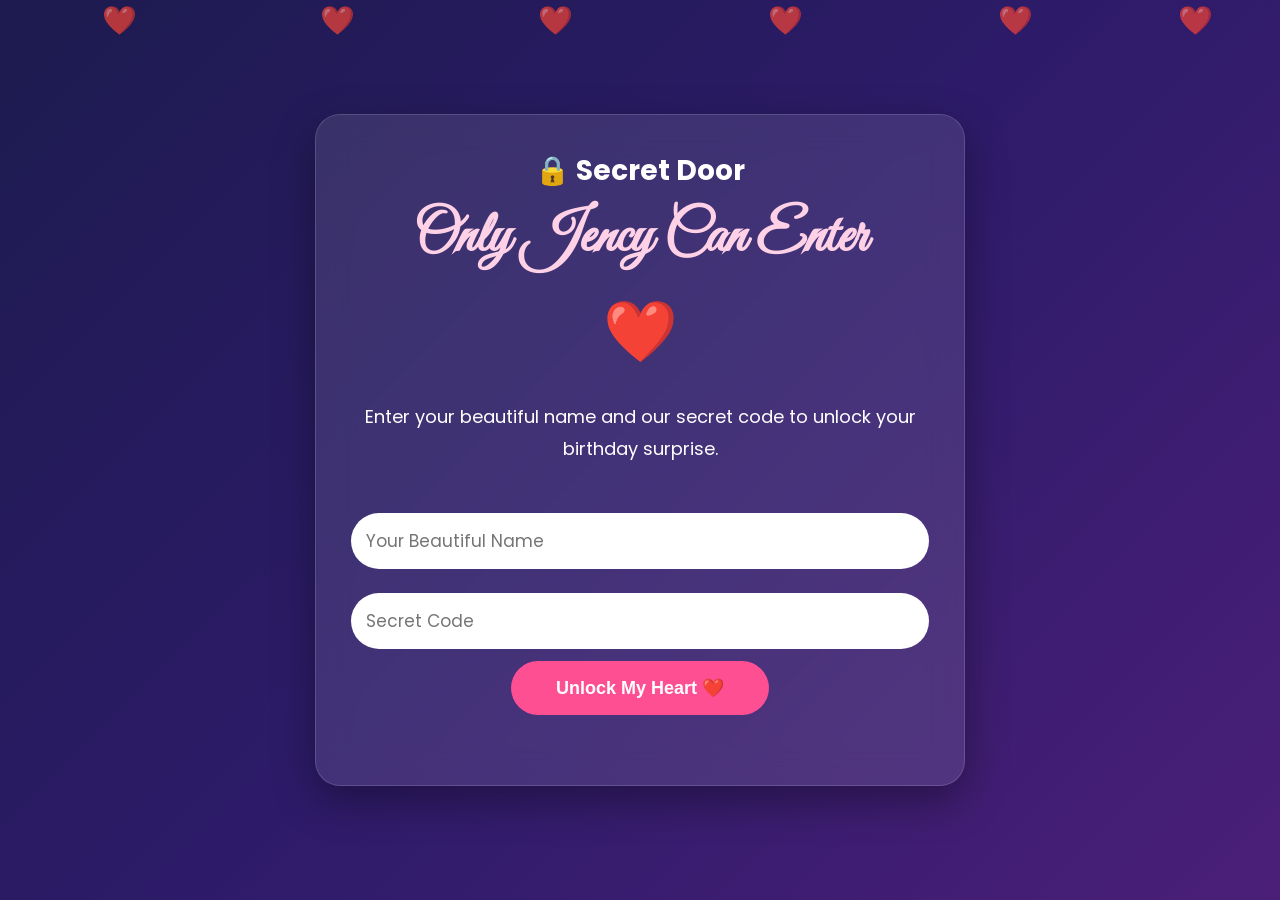
<file: index.html>
<!DOCTYPE html>
<html lang="en">

<head>
	<meta name="viewport" content="width=device-width, initial-scale=1.0">

<meta charset="UTF-8">
<meta name="viewport" content="width=device-width, initial-scale=1.0">

<title>Secret Door ❤️</title>

<link rel="stylesheet" href="style.css">
<link href="https://fonts.googleapis.com/css2?family=Poppins:wght@300;400;600&family=Great+Vibes&display=swap" rel="stylesheet">

</head>

<body>

<!-- Floating Hearts -->

<div class="hearts">

<span>❤️</span>
<span>❤️</span>
<span>❤️</span>
<span>❤️</span>
<span>❤️</span>
<span>❤️</span>

</div>

<div class="card login-card">

<h3>🔒 Secret Door</h3>

<h1>Only Jency Can Enter</h1>

<div class="big-heart">❤️</div>

<p>

Enter your beautiful name and our secret code
to unlock your birthday surprise.

</p>

<input
type="text"
id="name"
placeholder="Your Beautiful Name">

<input
type="password"
id="password"
placeholder="Secret Code">

<button onclick="login()">

Unlock My Heart ❤️

</button>

<p id="error"></p>

</div>

<script src="script.js"></script>
</body>

</html>
</file>
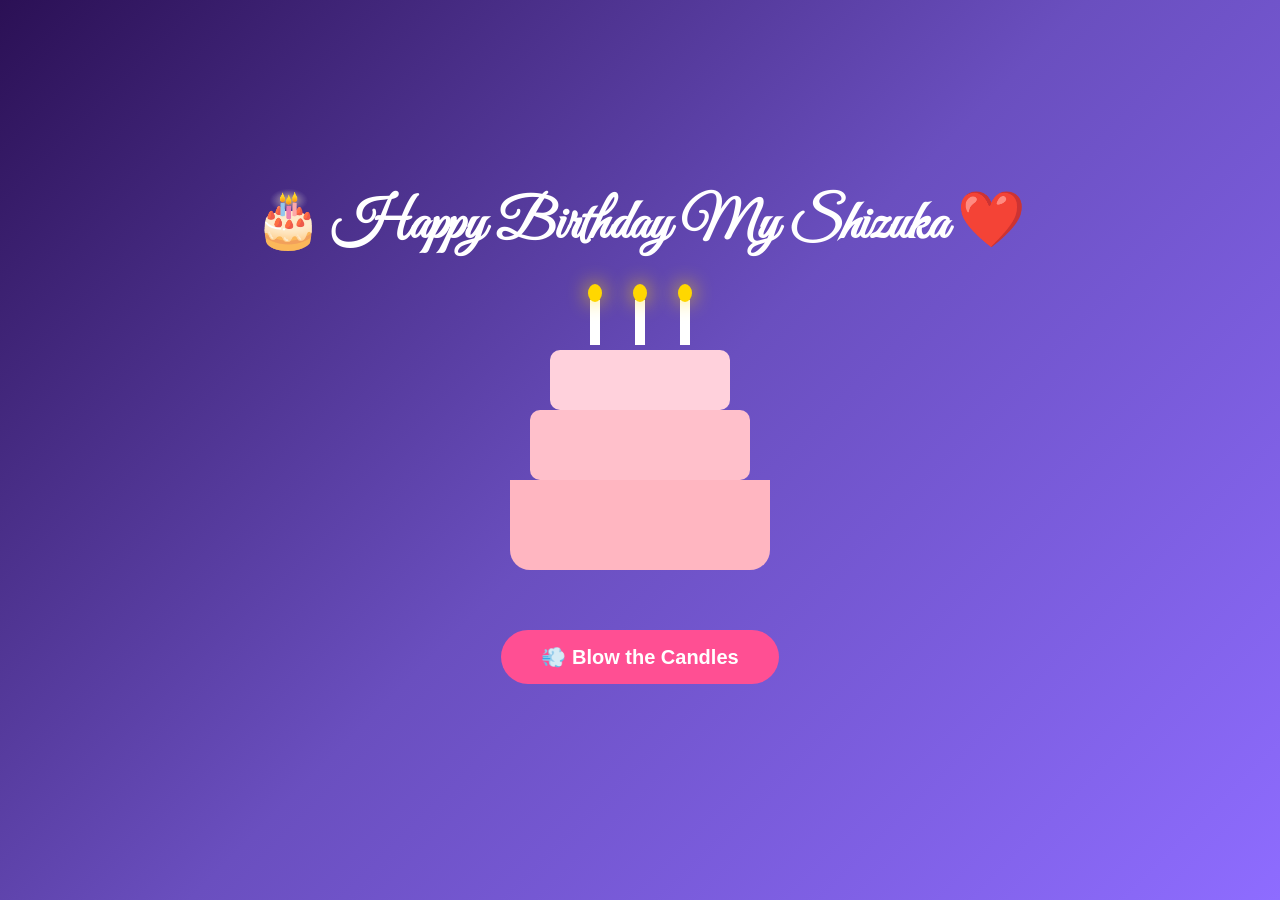
<file: cake.html>
<!DOCTYPE html>
<html lang="en">
<head>
    <meta name="viewport" content="width=device-width, initial-scale=1.0">
<meta charset="UTF-8">
<meta name="viewport" content="width=device-width, initial-scale=1.0">

<title>Happy Birthday ❤️</title>

<link rel="stylesheet" href="style.css">
<link href="https://fonts.googleapis.com/css2?family=Great+Vibes&family=Poppins:wght@300;500;700&display=swap" rel="stylesheet">
</head>

<body class="cake-page">

<h1 class="cake-title">
🎂 Happy Birthday My Shizuka ❤️
</h1>

<div class="cake">

    <div class="candles">
        <div class="candle">
            <div class="flame"></div>
        </div>

        <div class="candle">
            <div class="flame"></div>
        </div>

        <div class="candle">
            <div class="flame"></div>
        </div>
    </div>

    <div class="cake-top"></div>
    <div class="cake-middle"></div>
    <div class="cake-bottom"></div>

</div>

<button id="blowBtn">
💨 Blow the Candles
</button>

<p id="wishMessage"></p>

<script src="cake.js"></script>
<audio id="bgMusic" autoplay loop>
    <source src="birthday4.mp3" type="audio/mpeg">
</audio>

</body>
</html>
</file>
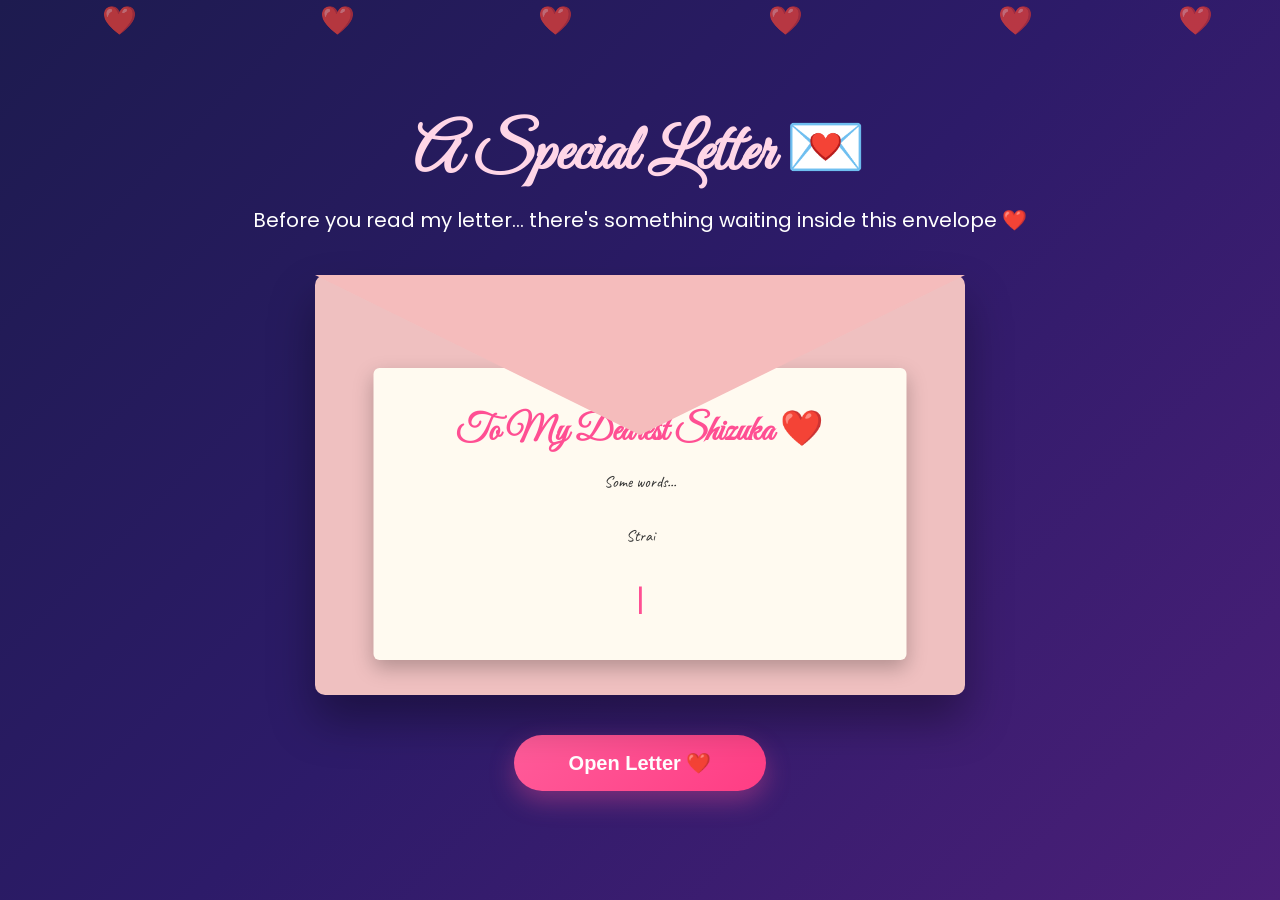
<file: envelope.html>
<!DOCTYPE html>
<html lang="en">

<head>
    <meta name="viewport" content="width=device-width, initial-scale=1.0">

<meta charset="UTF-8">
<meta name="viewport" content="width=device-width, initial-scale=1.0">

<title>A Special Letter ❤️</title>

<link rel="stylesheet" href="style.css">
<link href="https://fonts.googleapis.com/css2?family=Poppins:wght@300;400;600&family=Great+Vibes&family=Caveat:wght@700&display=swap" rel="stylesheet">

</head>

<body class="envelope-page">

<div class="hearts">
<span>❤️</span>
<span>❤️</span>
<span>❤️</span>
<span>❤️</span>
<span>❤️</span>
<span>❤️</span>
</div>

<div class="envelope-wrapper">

<h1>A Special Letter 💌</h1>

<p class="sub">
Before you read my letter...
there's something waiting inside this envelope ❤️
</p>

<div class="envelope" id="envelope">

<div class="envelope-back"></div>

<div class="paper">

<h2>To My Dearest Shizuka ❤️</h2>

<p id="typing"></p>

<span id="cursor">|</span>

</div>

<div class="flap"></div>


</div>


<button id="openBtn">
Open Letter ❤️
</button>

</div>

<script src="script.js"></script>
<audio id="bgMusic" autoplay loop>
    <source src="birthday.mp3" type="audio/mpeg">
</audio>

</body>

</html>
</file>
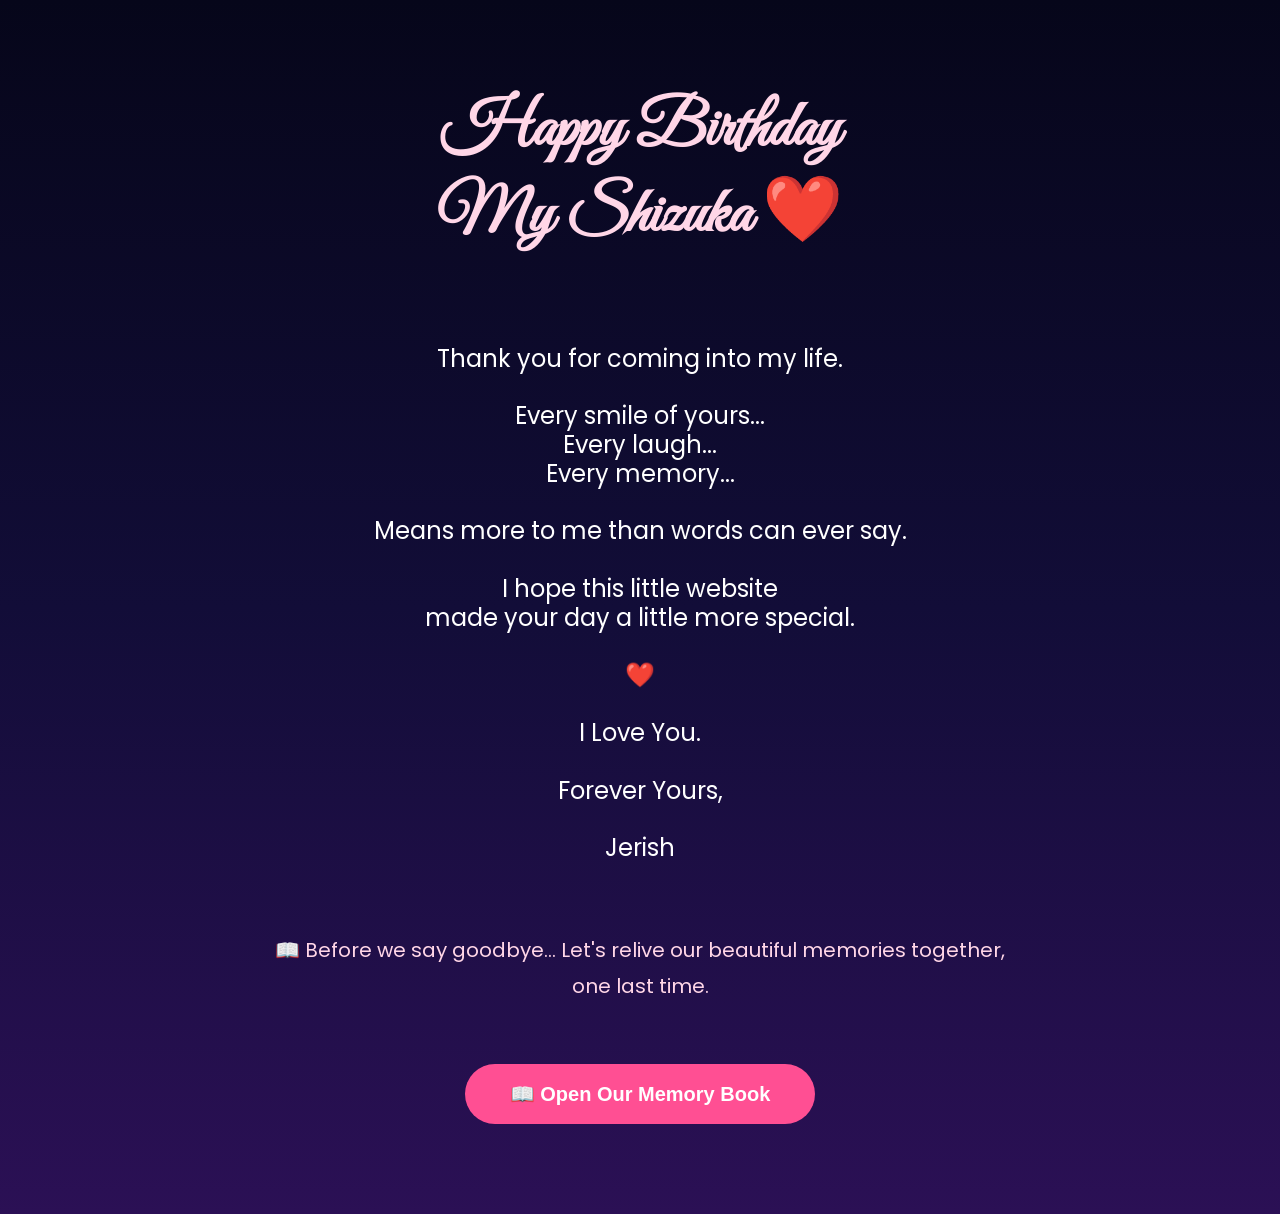
<file: final.html>
<!DOCTYPE html>
<html lang="en">

<head>
<meta name="viewport" content="width=device-width, initial-scale=1.0">
<meta charset="UTF-8">
<meta name="viewport" content="width=device-width, initial-scale=1.0">

<title>One Last Surprise ❤️</title>

<link rel="stylesheet" href="style.css">

<link href="https://fonts.googleapis.com/css2?family=Great+Vibes&family=Poppins:wght@300;500;700&display=swap" rel="stylesheet">

</head>

<body class="final-page">

<div class="stars"></div>

<div class="final-content">

<h1 id="finalTitle">
Happy Birthday
<br>
My Shizuka ❤️
</h1>

<p id="finalMessage">

Thank you for coming into my life.

Every smile of yours...
Every laugh...
Every memory...

Means more to me than words can ever say.

I hope this little website
made your day a little more special.

❤️

I Love You.

Forever Yours,

Jerish

</p>

<p class="memory-text">
📖 Before we say goodbye...
Let's relive our beautiful memories together, one last time.
</p>

<button id="memoryBtn">
    📖 Open Our Memory Book
</button>
</div>

<script src="final.js"></script>
<audio id="bgMusic" autoplay loop>
    <source src="birthday.mp3" type="audio/mpeg">
</audio>

</body>

</html>
</file>
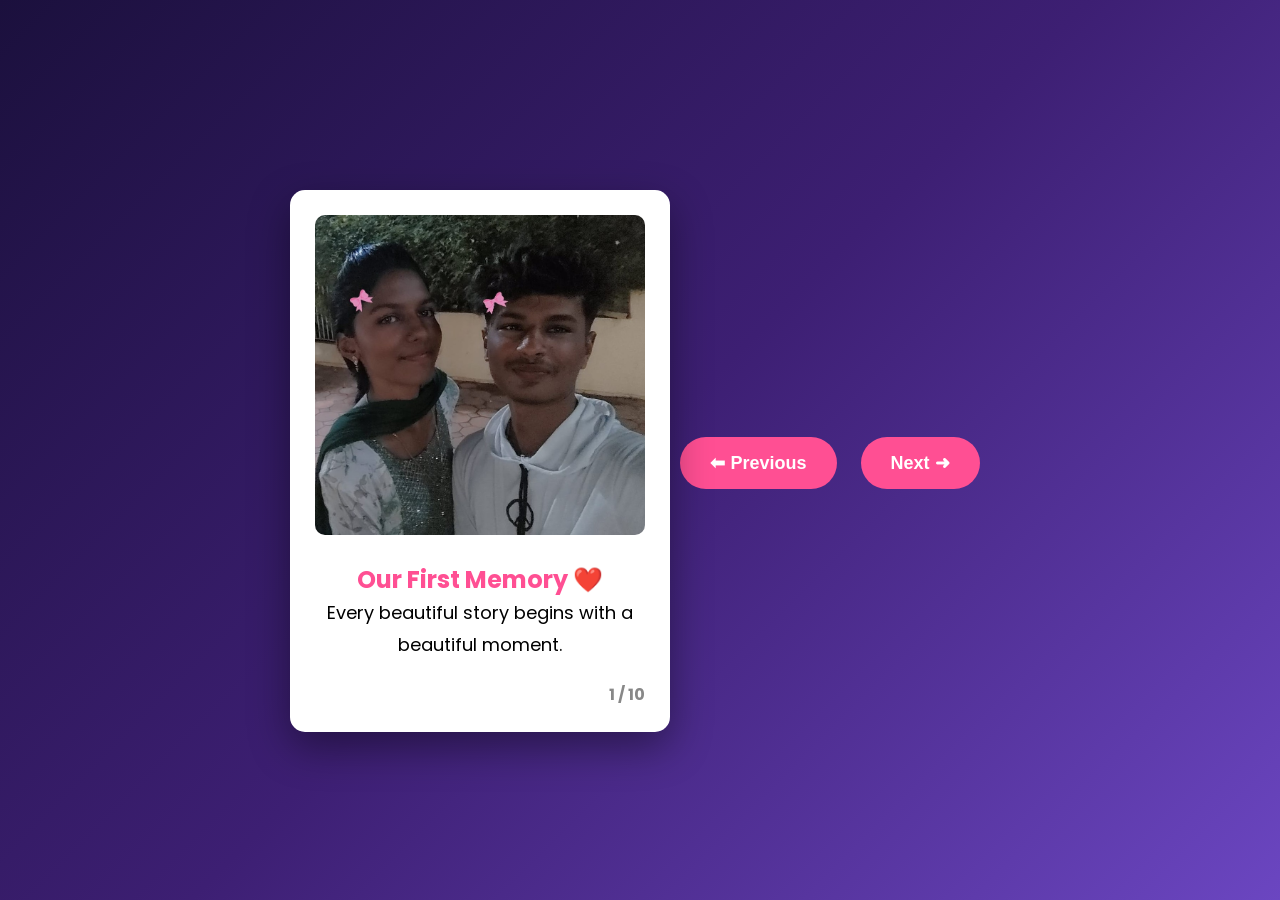
<file: flipbook.html>
<!DOCTYPE html>
<html lang="en">
<head>
    <meta name="viewport" content="width=device-width, initial-scale=1.0">
<meta charset="UTF-8">
<meta name="viewport" content="width=device-width, initial-scale=1.0">

<title>Our Memory Book ❤️</title>

<link rel="stylesheet" href="style.css">

<link href="https://fonts.googleapis.com/css2?family=Great+Vibes&family=Poppins:wght@300;500;700&display=swap" rel="stylesheet">

</head>

<body class="flipbook-page">

<div class="book">

    <!-- Page 1 -->
    <div class="page active">
        <img src="jerish18.jpeg">
        <h2>Our First Memory ❤️</h2>
        <p>Every beautiful story begins with a beautiful moment.</p>
        <span class="page-number">1 / 10</span>
    </div>

    <!-- Page 2 -->
    <div class="page">
        <img src="jerish21.jpg">
        <h2>Your Smile ✨</h2>
        <p>Your smile makes every day brighter.</p>
        <span class="page-number">2 / 10</span>
    </div>

    <!-- Page 3 -->
    <div class="page">
        <img src="jerish4.jpg">
        <h2>Beautiful Moments ❤️</h2>
        <p>Every memory with you is precious.</p>
        <span class="page-number">3 / 10</span>
    </div>

    <!-- Page 4 -->
    <div class="page">
        <img src="jerish2.jpg">
        <h2>Forever Together</h2>
        <p>Life feels complete when you're beside me.</p>
        <span class="page-number">4 / 10</span>
    </div>

    <!-- Page 5 -->
    <div class="page">
        <img src="jerish5.jpg">
        <h2>Happy Days</h2>
        <p>Thank you for every smile.</p>
        <span class="page-number">5 / 10</span>
    </div>

    <!-- Page 6 -->
    <div class="page">
        <img src="jerish8.jpg">
        <h2>Special Moments</h2>
        <p>You're my favourite person.</p>
        <span class="page-number">6 / 10</span>
    </div>

    <!-- Page 7 -->
    <div class="page">
        <img src="jerish22.jpg">
        <h2>Endless Love ❤️</h2>
        <p>Every day with you is magical.</p>
        <span class="page-number">7 / 10</span>
    </div>

    <!-- Page 8 -->
    <div class="page">
        <img src="jerish20.jpg">
        <h2>Always You</h2>
        <p>You make my world beautiful.</p>
        <span class="page-number">8 / 10</span>
    </div>

    <!-- Page 9 -->
    <div class="page">
        <img src="jerish6.jpg">
        <h2>You're Favourite Memory</h2>
        <p>I can't wait to make many more memories.</p>
        <span class="page-number">9 / 10</span>
    </div>

    <!-- Page 10 -->
    <div class="page">
        <img src="jerish9.jpg">
        <h2>Happy Birthday My Shizuka ❤️</h2>
        <p>
        These memories are only the beginning...<br><br>
        I Love You Forever ❤️<br><br>
        — Jerish
        </p>
        <span class="page-number">10 / 10</span>
    </div>

</div>

<div class="flip-controls">
    <button id="prevBtn">⬅ Previous</button>
    <button id="nextBtn">Next ➜</button>
</div>

<script src="flipbook.js"></script>
<audio id="bgMusic" autoplay loop>
    <source src="birthday1.mp3" type="audio/mpeg">
</audio>

</body>
</html>
</file>
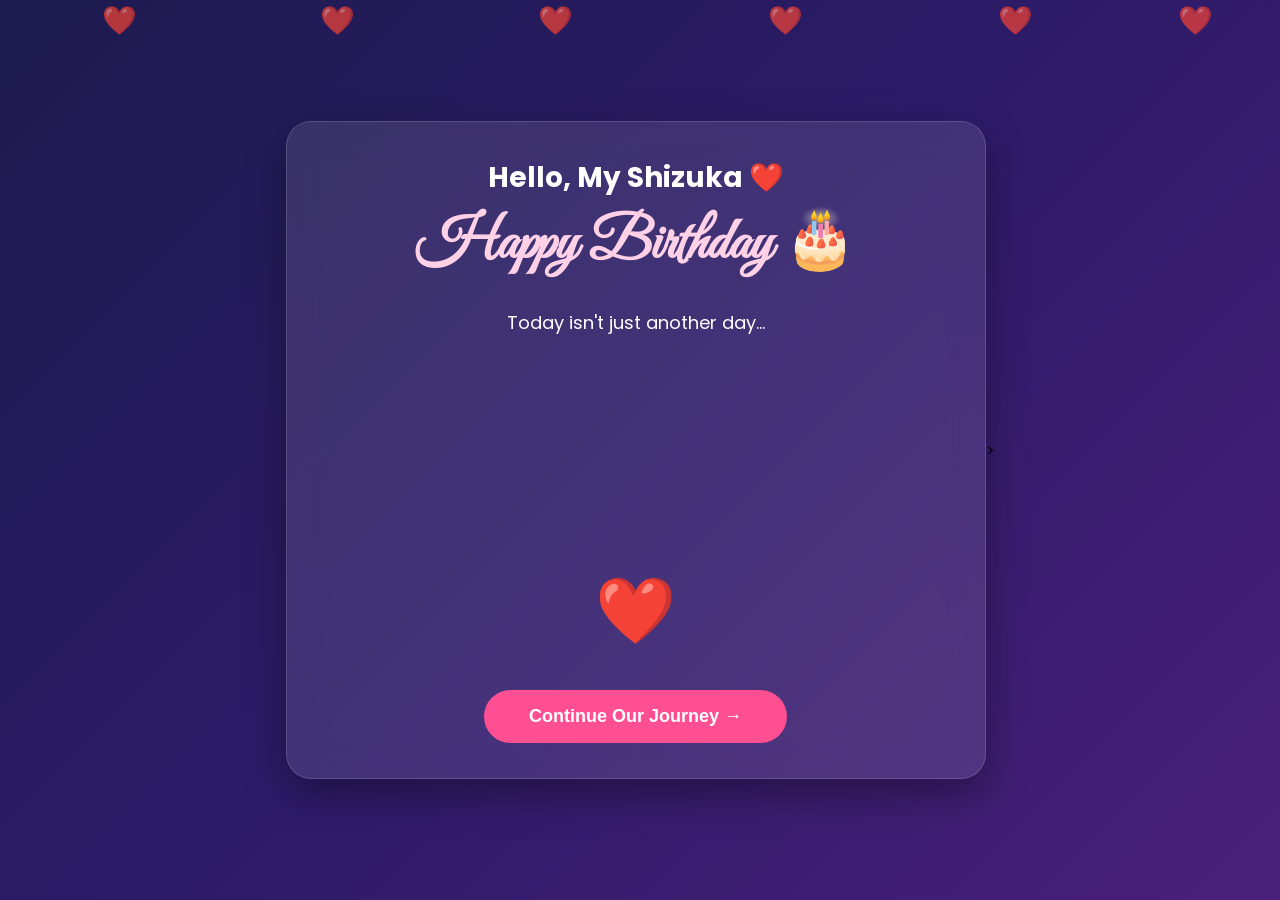
<file: intro.html>
<!DOCTYPE html>
<html lang="en">

<head>
    <meta name="viewport" content="width=device-width, initial-scale=1.0">

<meta charset="UTF-8">
<meta name="viewport" content="width=device-width, initial-scale=1.0">

<title>Happy Birthday ❤️</title>
<link rel="stylesheet" href="style.css">

<link href="https://fonts.googleapis.com/css2?family=Poppins:wght@300;400;600&family=Great+Vibes&display=swap" rel="stylesheet">

</head>

<body>

<div class="hearts">

<span>❤️</span>
<span>❤️</span>
<span>❤️</span>
<span>❤️</span>
<span>❤️</span>
<span>❤️</span>

</div>

<div class="card intro-card">

<h3>Hello, My Shizuka ❤️</h3>

<h1>Happy Birthday 🎂</h1>

<p class="intro-text" id="typewriter"></p>

<div class="heart-glow">❤️</div>

<a href="our-story.html">

<button>

Continue Our Journey →

</button>

</a>

</div>
<audio id="bgMusic" autoplay loop>
    <source src="birthday.mp3" type="audio/mpeg">
</audio>

</body>
<script src="script.js"></script>>

</html>
</file>
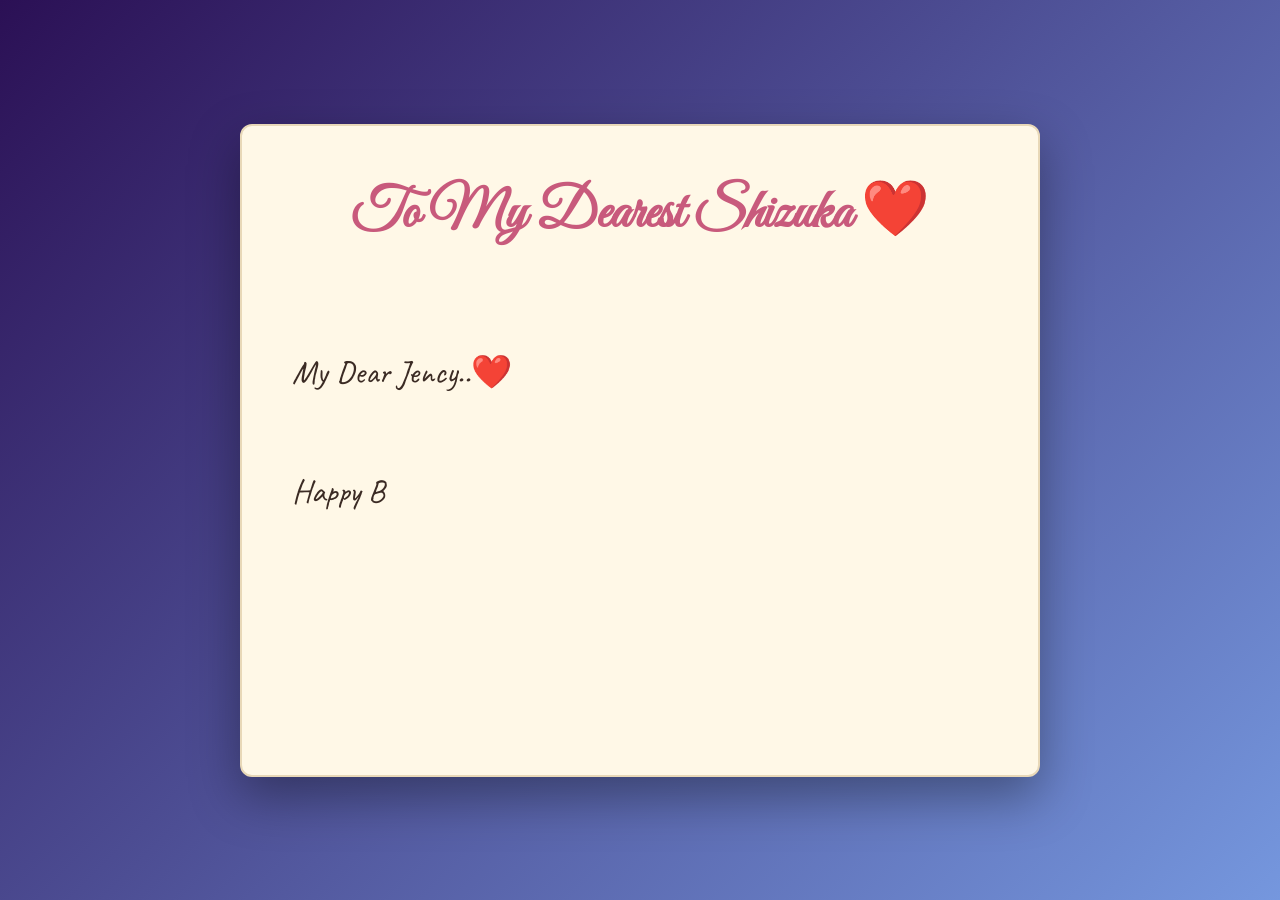
<file: love-letter.html>
<!DOCTYPE html>
<html lang="en">

<head>
    <meta name="viewport" content="width=device-width, initial-scale=1.0">

<meta charset="UTF-8">
<meta name="viewport" content="width=device-width, initial-scale=1.0">

<title>My Letter ❤️</title>

<link rel="stylesheet" href="style.css">

<link href="https://fonts.googleapis.com/css2?family=Great+Vibes&family=Caveat:wght@700&display=swap" rel="stylesheet">

</head>

<body class="letter-page">

<div class="floating-hearts">

<span>❤️</span>
<span>🌸</span>
<span>❤️</span>
<span>🌹</span>
<span>❤️</span>

</div>

<div class="letter-card">

<h1>To My Dearest Shizuka ❤️</h1>

<div id="letterTyping"></div>

<a href="cake.html" class="continue-btn">
Continue Our Journey ❤️
</a>

</div>

<script src="letter.js"></script>
</body>
<audio id="bgMusic" autoplay loop>
    <source src="birthday2.mp3" type="audio/mpeg">
</audio>

</html>
</file>
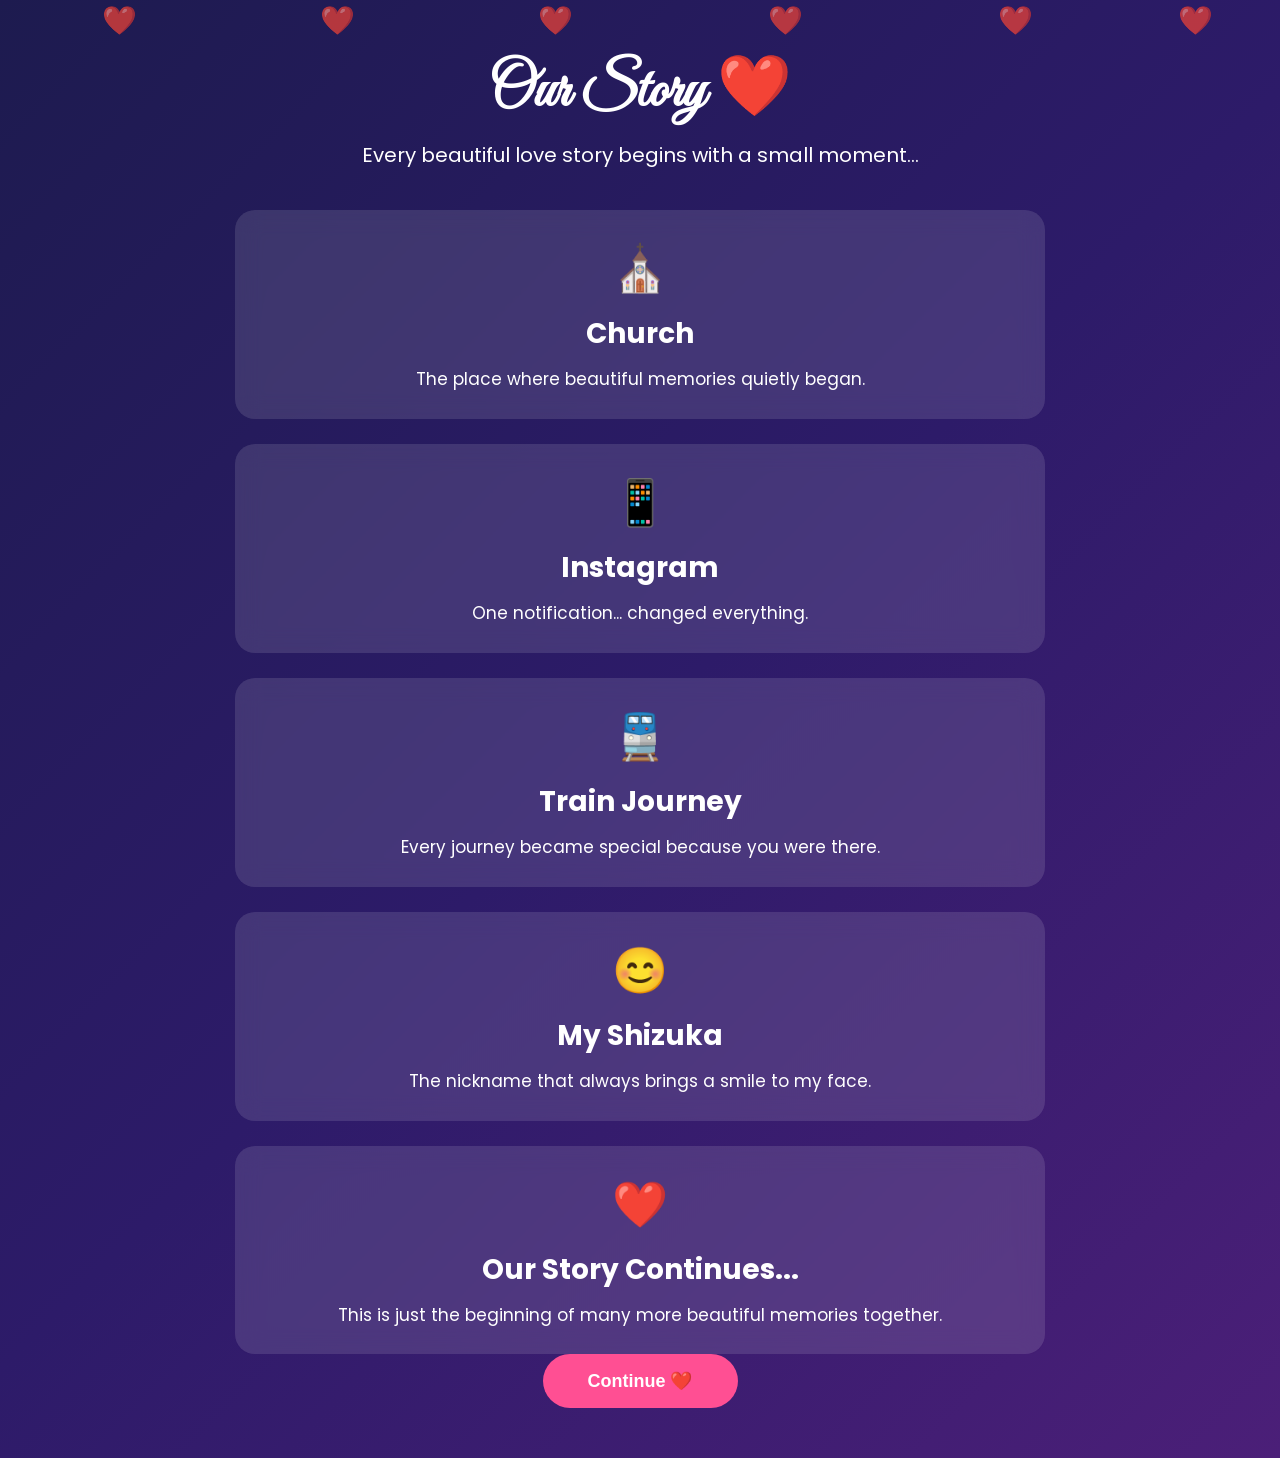
<file: our-story.html>
<!DOCTYPE html>
<html lang="en">

<head>
    <meta name="viewport" content="width=device-width, initial-scale=1.0">

<meta charset="UTF-8">
<meta name="viewport" content="width=device-width, initial-scale=1.0">

<title>Our Story ❤️</title>

<link rel="stylesheet" href="style.css">
<link href="https://fonts.googleapis.com/css2?family=Poppins:wght@300;400;600&family=Great+Vibes&display=swap" rel="stylesheet">

</head>

<body class="story-page">

<div class="hearts">
<span>❤️</span>
<span>❤️</span>
<span>❤️</span>
<span>❤️</span>
<span>❤️</span>
<span>❤️</span>
</div>

<div class="story-container">

<h1>Our Story ❤️</h1>

<p class="story-subtitle">
Every beautiful love story begins with a small moment...
</p>

<div class="timeline">

<div class="memory">
<div class="icon">⛪</div>
<h2>Church</h2>
<p>
The place where beautiful memories quietly began.
</p>
</div>

<div class="memory">
<div class="icon">📱</div>
<h2>Instagram</h2>
<p>
One notification...
changed everything.
</p>
</div>

<div class="memory">
<div class="icon">🚆</div>
<h2>Train Journey</h2>
<p>
Every journey became special because you were there.
</p>
</div>

<div class="memory">
<div class="icon">😊</div>
<h2>My Shizuka</h2>
<p>
The nickname that always brings a smile to my face.
</p>
</div>

<div class="memory">
<div class="icon">❤️</div>
<h2>Our Story Continues...</h2>
<p>
This is just the beginning of many more beautiful memories together.
</p>
</div>

</div>

<a href="envelope.html">
<button>Continue ❤️</button>
</a>

</div>

<script src="script.js"></script>
<audio id="bgMusic" autoplay loop>
    <source src="birthday.mp3" type="audio/mpeg">
</audio>

</body>
</html>
</file>
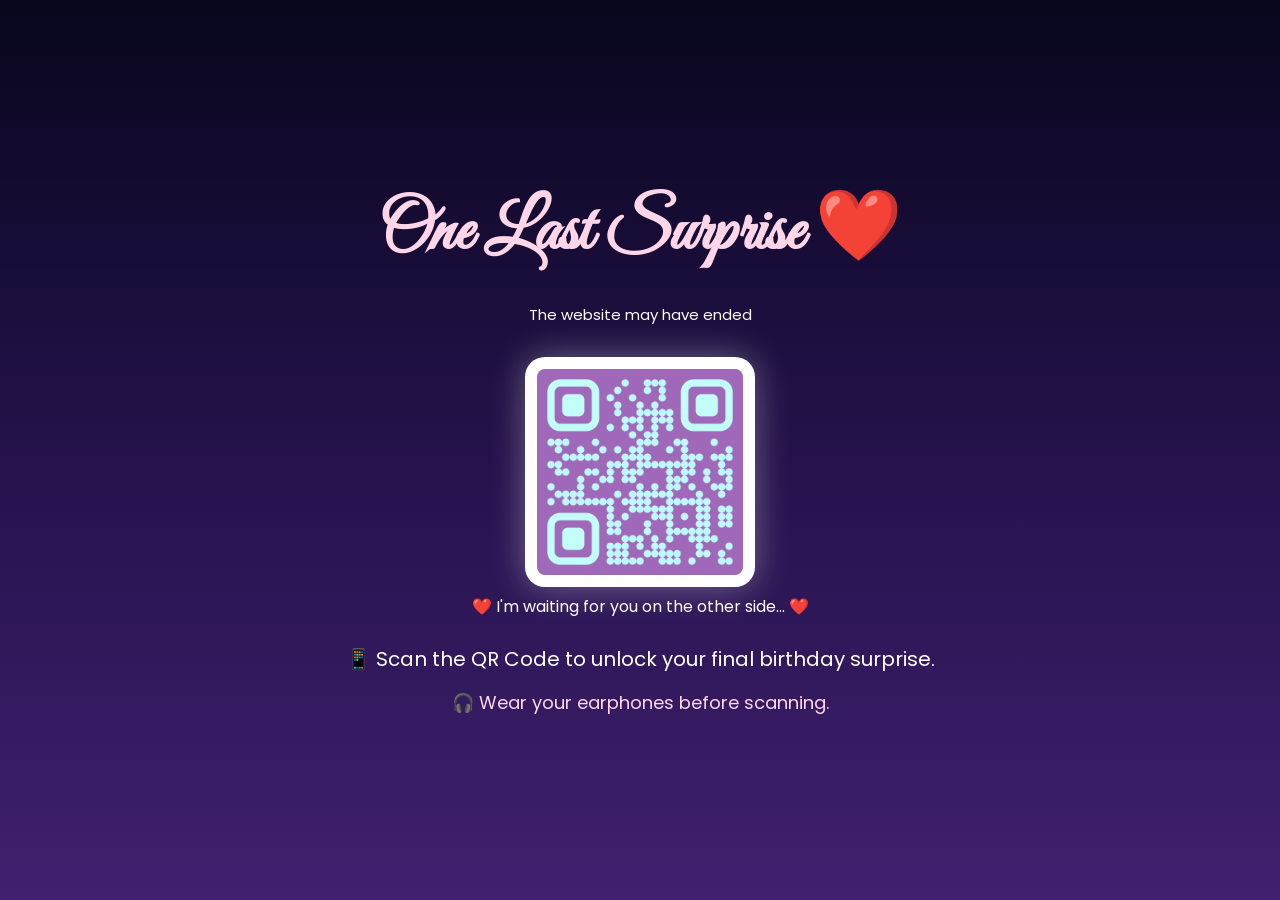
<file: qr.html>
<!DOCTYPE html>
<html lang="en">

<head>
	<meta name="viewport" content="width=device-width, initial-scale=1.0">

<meta charset="UTF-8">
<meta name="viewport" content="width=device-width, initial-scale=1.0">

<title>One Last Surprise ❤️</title>

<link rel="stylesheet" href="style.css">
<link href="https://fonts.googleapis.com/css2?family=Great+Vibes&family=Poppins:wght@300;500;700&display=swap" rel="stylesheet">

</head>

<body class="qr-page">

<div class="qr-container">

<h1>One Last Surprise ❤️</h1>

<p id="qrMessage"></p>

<img src="qr.png" id="qrImage">

<p class="waiting-text">
❤️ I'm waiting for you on the other side... ❤️
</p>

<p class="scanText">
📱 Scan the QR Code to unlock your final birthday surprise.
</p>

<p class="earphone">
🎧 Wear your earphones before scanning.
</p>

</div>

<script src="qr.js"></script>
<audio id="bgMusic" autoplay loop>
    <source src="pattuma.mp3" type="audio/mpeg">
</audio>

</body>

</html>
</file>
<file: style.css>
/* RESET */
*{
    margin:0;
    padding:0;
    box-sizing:border-box;
}

body{
    font-family:'Poppins',sans-serif;
    min-height:100vh;
    display:flex;
    justify-content:center;
    align-items:center;
    background:linear-gradient(135deg,#1d1b4f,#2d1b69,#4b1f78);
    overflow-x:hidden;
    overflow-y:auto;
}

/* Floating Hearts */
.hearts{
    position:fixed;
    inset:0;
    pointer-events:none;
}

.hearts span{
    position:absolute;
    color:#ff6fa5;
    font-size:28px;
    animation:float 10s linear infinite;
    opacity:.7;
}

.hearts span:nth-child(1){left:8%;animation-delay:0s;}
.hearts span:nth-child(2){left:25%;animation-delay:2s;}
.hearts span:nth-child(3){left:42%;animation-delay:4s;}
.hearts span:nth-child(4){left:60%;animation-delay:1s;}
.hearts span:nth-child(5){left:78%;animation-delay:5s;}
.hearts span:nth-child(6){left:92%;animation-delay:3s;}

@keyframes float{
    from{
        transform:translateY(100vh);
        opacity:0;
    }
    20%{
        opacity:.8;
    }
    to{
        transform:translateY(-120px);
        opacity:0;
    }
}

/* Main Card */
.card{
    width:90%;
    max-width:650px;
    background:rgba(255,255,255,.10);
    backdrop-filter:blur(18px);
    border:1px solid rgba(255,255,255,.15);
    border-radius:25px;
    padding:35px;
    text-align:center;
    color:#fff;
    box-shadow:0 15px 40px rgba(0,0,0,.35);
}

.card h3{
    font-size:28px;
    margin-bottom:15px;
}

.card h1{
    font-family:'Great Vibes',cursive;
    font-size:58px;
    color:#ffd1e6;
    margin-bottom:15px;
    line-height:1.1;
}

.love{
    font-size:60px;
}

.card p{
    font-size:18px;
    line-height:1.8;
    margin-bottom:35px;
}

button{
    border:none;
    padding:16px 45px;
    border-radius:50px;
    background:#ff4f93;
    color:white;
    font-size:18px;
    font-weight:bold;
    cursor:pointer;
    transition:.3s;
}

button:hover{
    transform:scale(1.05);
    box-shadow:0 0 25px #ff4f93;
}
/* LOGIN PAGE */

.login-card{

max-width:650px;

}

.big-heart{

font-size:60px;

margin:15px 0 25px;

animation:heartbeat 1.5s infinite;

}

.login-card input{

width:100%;

padding:15px;

margin:12px 0;

border:none;

border-radius:50px;

outline:none;

font-size:17px;

font-family:'Poppins',sans-serif;

}

#error{

margin-top:18px;

font-size:18px;

font-weight:bold;

color:#ffd6e8;

}

@keyframes heartbeat{

0%{
transform:scale(1);
}

25%{
transform:scale(1.15);
}

50%{
transform:scale(1);
}

75%{
transform:scale(1.15);
}

100%{
transform:scale(1);
}

}
/* INTRO PAGE */

.intro-card{

max-width:700px;

}

.intro-text{

font-size:20px;

line-height:1.9;

margin:30px 0;
white-space: normal;
min-height: 220px;

}

.heart-glow{

font-size:65px;

margin-bottom:30px;

animation:pulse 2s infinite;

}

@keyframes pulse{

0%{

transform:scale(1);

filter:drop-shadow(0 0 0px #ff4f93);

}

50%{

transform:scale(1.15);

filter:drop-shadow(0 0 20px #ff4f93);

}

100%{

transform:scale(1);

filter:drop-shadow(0 0 0px #ff4f93);

}

}
/* OUR STORY */

.story-container{

width:90%;
max-width:850px;
margin:auto;
text-align:center;
color:white;
padding:50px 20px;

}

.story-container h1{

font-family:'Great Vibes',cursive;
font-size:60px;
margin-bottom:10px;

}

.story-subtitle{

font-size:20px;
margin-bottom:40px;

}

.timeline{

display:flex;
flex-direction:column;
gap:25px;

}

.memory{

background:rgba(255,255,255,.12);
backdrop-filter:blur(12px);
padding:25px;
border-radius:20px;
transition:.4s;

}

.memory:hover{

transform:translateY(-8px);
box-shadow:0 0 25px rgba(255,255,255,.2);

}

.icon{

font-size:45px;
margin-bottom:10px;

}

.memory h2{

margin-bottom:10px;
font-size:28px;

}

.memory p{

font-size:17px;
line-height:1.7;

}
.story-page{
    display:block;
}
/* ===========================
        ENVELOPE PAGE
=========================== */

.envelope-page{
    min-height:100vh;
    display:flex;
    justify-content:center;
    align-items:center;
    overflow-x:hidden;
    overflow-y:auto;
}

.envelope-container{
    width:90%;
    max-width:900px;
    text-align:center;
    color:white;
    padding:40px 20px;
}

.mail-icon{
    font-size:50px;
    margin-bottom:10px;
    animation:floatIcon 3s infinite ease-in-out;
}

.envelope-container h1{
    font-family:'Great Vibes',cursive;
    font-size:65px;
    color:#ffd1e6;
    margin-bottom:10px;
}

.subtitle{
    font-size:20px;
    margin-bottom:15px;
}

.small-heart{
    font-size:35px;
    margin-bottom:30px;
    animation:pulse 2s infinite;
}

/* ===================================
         ENVELOPE PAGE
=================================== */

.envelope-page{
    min-height:100vh;
    display:flex;
    justify-content:center;
    align-items:center;
    background:linear-gradient(135deg,#1d1b4f,#2d1b69,#4b1f78);
    overflow:hidden;
}

.envelope-wrapper{
    width:100%;
    max-width:900px;
    text-align:center;
    color:#fff;
    padding:30px;
}

.envelope-wrapper h1{
    font-family:'Great Vibes',cursive;
    font-size:65px;
    color:#ffd6e7;
    margin-bottom:10px;
}

.sub{
    font-size:20px;
    margin-bottom:40px;
}

/* Envelope */

.envelope{
    position:relative;
    width:650px;
    height:420px;
    margin:auto;
}

/* Back */

.envelope-back{

    position:absolute;
    width:100%;
    height:100%;
    background:#efc0c0;
    border-radius:10px;
    box-shadow:0 25px 45px rgba(0,0,0,.35);

}

/* Letter */

.paper{

    position:absolute;

    left:50%;

    bottom:35px;

    transform:translateX(-50%);

    width:82%;

    height:292px;

    background:#fffaf0;

    border-radius:6px;

    box-shadow:0 8px 20px rgba(0,0,0,.25);

    padding:30px;

    z-index:2;

    overflow:hidden;

}

/* Paper Heading */

.paper h2{

font-family:'Great Vibes',cursive;

font-size:35px;

color:#ff4f93;
margin-top:10px;

margin-bottom:15px;

}

/* Typewriter */

#typing{


font-family:'Caveat',cursive;

font-size:16px;

line-height:1.7;

color:#333;

min-height:110px;

}

#cursor{

font-size:30px;

animation:blink .8s infinite;

color:#ff4f93;

}

/* Flap */

.flap{

position:absolute;

top:0;

left:0;

width:100%;

height:160px;

background:#f5bcbc;

clip-path:polygon(0 0,100% 0,50% 100%);

z-index:5;

transition:1s;

}

/* Wax Seal */

.seal{
    display:none;
}
/* Open Animation */

.envelope.open .flap{

transform:rotateX(180deg);

transform-origin:top;

}

.envelope.open .paper{

animation:paperUp 1.3s forwards;

}

@keyframes paperUp{

0%{

transform:translate(-50%,0);

}

100%{

transform:translate(-50%,-140px);

}

}

#openBtn{

margin-top:45px;

padding:16px 45px;

border:none;

border-radius:50px;

background:#ff4f93;

color:white;

font-size:19px;

cursor:pointer;

transition:.3s;

}

#openBtn:hover{

transform:scale(1.05);

box-shadow:0 0 25px #ff4f93;

}

@keyframes blink{

50%{

opacity:0;

}

}
#openBtn{
    margin-top:40px;
    padding:16px 55px;
    border:none;
    border-radius:50px;
    background:linear-gradient(135deg,#ff5c9a,#ff3d84);
    color:white;
    font-size:20px;
    font-weight:600;
    box-shadow:0 10px 25px rgba(255,79,147,.35);
    transition:.3s;
}

#openBtn:hover{
    transform:translateY(-3px) scale(1.03);
}
/* ===========================
        LOVE LETTER PAGE
=========================== */

.letter-page{
    min-height:100vh;
    display:flex;
    justify-content:center;
    align-items:center;
    background:linear-gradient(135deg,#2b1055,#7597de);
    overflow-x:hidden;
    overflow-y:auto;
    padding:40px 20px;
}

/* Letter Paper */

.letter-card{

    width:90%;
    max-width:800px;

    background:#fff8e7;

    padding:50px;

    border-radius:12px;

    box-shadow:0 20px 50px rgba(0,0,0,.35);

    border:2px solid #e8d8b8;

    position:relative;

    animation:fadeLetter 1.5s ease;

}

/* Heading */

.letter-card h1{

    font-family:'Great Vibes',cursive;

    font-size:55px;

    color:#c85a7c;

    text-align:center;

    margin-bottom:35px;

}

/* Typewriter Text */

#letterTyping{

    font-family:'Caveat',cursive;

    font-size:33px;

    color:#3b2b24;

    line-height:1.8;

    min-height:350px;

    white-space:pre-wrap;
    

}

/* Continue Button */

.continue-btn{

    display:inline-block;

    margin-top:35px;

    padding:16px 40px;

    background:#ff4f93;

    color:white;

    text-decoration:none;

    border-radius:50px;

    font-size:20px;

    transition:.3s;

}

.continue-btn:hover{

    transform:scale(1.05);

    box-shadow:0 0 25px #ff4f93;

}

/* Floating Hearts */

.floating-hearts span{

    position:fixed;

    bottom:-50px;

    font-size:28px;

    animation:floatHeart 12s linear infinite;

}

.floating-hearts span:nth-child(1){left:8%;animation-delay:0s;}
.floating-hearts span:nth-child(2){left:28%;animation-delay:2s;}
.floating-hearts span:nth-child(3){left:52%;animation-delay:5s;}
.floating-hearts span:nth-child(4){left:74%;animation-delay:7s;}
.floating-hearts span:nth-child(5){left:90%;animation-delay:10s;}

@keyframes floatHeart{

0%{

transform:translateY(0) rotate(0deg);

opacity:0;

}

20%{

opacity:1;

}

100%{

transform:translateY(-110vh) rotate(360deg);

opacity:0;

}

}

@keyframes fadeLetter{

from{

opacity:0;

transform:translateY(40px);

}

to{

opacity:1;

transform:translateY(0);

}

}

/* Mobile */

@media(max-width:768px){

.letter-card{

padding:30px;

}

.letter-card h1{

font-size:40px;

}

#letterTyping{

font-size:24px;

}

}
/* ===========================
        GALLERY PAGE
=========================== */
@media (max-width:768px){

.gallery{

grid-template-columns:1fr;

padding:20px;

}

}

.gallery-page{
    margin:0;
    padding:0;
    min-height:100vh;
    display:flex;
    justify-content:center;
    align-items:center;
    background:linear-gradient(135deg,#1e1b4b,#5b2c83,#7c3aed);
    font-family:'Poppins',sans-serif;
    overflow-x:hidden;
    overflow-y:auto;
}


.gallery-container{
    width:90%;
    max-width:950px;
    text-align:center;
}

.gallery-container h1{
    color:#fff;
    font-size:42px;
    margin-bottom:25px;
}

.slideshow{
    position:relative;
    width:100%;
    height:550px;
    border-radius:20px;
    overflow:hidden;
    box-shadow:0 15px 45px rgba(0,0,0,.4);
}

.slideshow img{
    width:100%;
    height:100%;
    object-fit:cover;
    transition:opacity .8s ease;
}

.overlay{
    position:absolute;
    left:0;
    right:0;
    bottom:0;
    padding:25px;
    background:linear-gradient(transparent,rgba(0,0,0,.8));
    color:white;
}

.overlay h2{
    margin:0;
    font-size:28px;
}

.overlay p{
    margin-top:10px;
    font-size:18px;
    color:#ffd6e7;
}

.controls{
    margin-top:30px;
}

.controls button{
    padding:14px 30px;
    margin:0 10px;
    border:none;
    border-radius:50px;
    background:#ff4f93;
    color:white;
    font-size:18px;
    cursor:pointer;
    transition:.3s;
}

.controls button:hover{
    transform:scale(1.05);
    box-shadow:0 0 20px #ff4f93;
}

.fade{
    animation:fade .8s;
}

@keyframes fade{
    from{opacity:.3;}
    to{opacity:1;}
}

@media(max-width:768px){

    .slideshow{
        height:350px;
    }

    .gallery-container h1{
        font-size:30px;
    }

    .overlay h2{
        font-size:20px;
    }

}
/* ===========================
        BIRTHDAY CAKE
=========================== */
@media (max-width:768px){

.cake{

transform:scale(.75);

}

}

.cake-page{
    margin:0;
    min-height:100vh;
    display:flex;
    flex-direction:column;
    justify-content:center;
    align-items:center;
    background:linear-gradient(135deg,#2b1055,#6a4fbf,#8e6cff);
    overflow:hidden;
    font-family:'Poppins',sans-serif;
}

.cake-title{
    color:white;
    font-family:'Great Vibes',cursive;
    font-size:55px;
    margin-bottom:40px;
    text-align:center;
}

.cake{
    position:relative;
    width:260px;
    margin-bottom:40px;
}

.cake-bottom{
    width:260px;
    height:90px;
    background:#ffb6c1;
    border-radius:0 0 20px 20px;
}

.cake-middle{
    width:220px;
    height:70px;
    background:#ffc0cb;
    margin:auto;
    border-radius:10px;
}

.cake-top{
    width:180px;
    height:60px;
    background:#ffd1dc;
    margin:auto;
    border-radius:10px;
}

.candles{
    display:flex;
    justify-content:center;
    gap:35px;
    margin-bottom:5px;
}

.candle{
    width:10px;
    height:45px;
    background:white;
    position:relative;
}

.flame{
    position:absolute;
    top:-16px;
    left:50%;
    transform:translateX(-50%);
    width:14px;
    height:18px;
    background:gold;
    border-radius:50% 50% 50% 50%;
    box-shadow:0 0 20px gold;
    animation:flicker .5s infinite alternate;
}

@keyframes flicker{

from{
transform:translateX(-50%) scale(1);
}

to{
transform:translateX(-50%) scale(1.2);
}

}

#blowBtn{

margin-top:20px;
padding:15px 40px;
border:none;
border-radius:50px;
background:#ff4f93;
color:white;
font-size:20px;
cursor:pointer;
transition:.3s;

}

#blowBtn:hover{

transform:scale(1.05);

}

#wishMessage{

margin-top:30px;
font-size:34px;
color:white;
font-family:'Great Vibes',cursive;
opacity:0;
transition:1s;

}
@keyframes flash{

0%{
filter:brightness(1);
}

50%{
filter:brightness(1.3);
}

100%{
filter:brightness(1);
}

}
/* ===========================
        FINAL PAGE
=========================== */

.final-page{

margin:0;
min-height:100vh;

display:flex;
justify-content:flex-start;   /* Center-ku badhila */
align-items:center;

flex-direction:column;

background:linear-gradient(180deg,#06061a,#120d38,#2b1055);

overflow-x:hidden;
overflow-y:auto;

font-family:'Poppins',sans-serif;

padding:60px 20px;

}

.final-content{

text-align:center;
color:white;
max-width:800px;
padding:30px;

animation:fadeIn 2s;

}

#finalTitle{

font-family:'Great Vibes',cursive;
font-size:65px;
color:#ffd6e7;
margin-bottom:30px;

}

#finalMessage{

font-size:24px;
line-height:1.2;   /* Read panna easy */
white-space:pre-line;

}

#memoryBtn{

margin-top:40px;
padding:18px 45px;
font-size:20px;
border:none;
border-radius:50px;
background:#ff4f93;
color:white;
cursor:pointer;
transition:.3s;

}

#memoryBtn:hover{

transform:scale(1.08);

box-shadow:0 0 25px #ff4f93;

}

@keyframes fadeIn{

from{

opacity:0;
transform:translateY(40px);

}

to{

opacity:1;
transform:translateY(0);

}
}
/* ===========================
        FLIPBOOK
=========================== */
@media (max-width:768px){

.book{

width:95%;

height:500px;

}

.page{

padding:20px;

font-size:18px;

}

}

.flipbook-page{

margin:0;
height:100vh;
display:flex;
justify-content:center;
align-items:center;
background:linear-gradient(135deg,#1b103d,#3d1f73,#6b46c1);
font-family:'Poppins',sans-serif;

}

.book{

width:380px;
height:520px;
perspective:1500px;

}

.cover{

width:100%;
height:100%;
background:linear-gradient(160deg,#ff5ca8,#ff8fb8);
border-radius:15px;
display:flex;
flex-direction:column;
justify-content:center;
align-items:center;
box-shadow:0 20px 45px rgba(0,0,0,.45);

animation:floatBook 3s ease-in-out infinite;

}

.cover h1{

font-size:80px;
margin:0;

}

.cover h2{

font-family:'Great Vibes',cursive;
font-size:48px;
color:white;
margin:15px 0;

}

.cover p{

color:white;
font-size:22px;
margin-bottom:40px;

}

.cover button{

padding:15px 35px;
border:none;
border-radius:50px;
background:white;
color:#ff4f93;
font-size:18px;
cursor:pointer;
transition:.3s;

}

.cover button:hover{

transform:scale(1.08);

}

@keyframes floatBook{

0%{transform:translateY(0);}
50%{transform:translateY(-12px);}
100%{transform:translateY(0);}

}
.page{

display:none;
background:white;
padding:25px;
border-radius:15px;
box-shadow:0 15px 40px rgba(0,0,0,.4);

animation:pageFlip .7s;

}

.page.active{

display:block;

}

.page img{

width:100%;
height:320px;
object-fit:cover;
border-radius:10px;

}

.page h2{

text-align:center;
margin-top:20px;
color:#ff4f93;

}

.page p{

text-align:center;
font-size:18px;
line-height:1.8;

}

.flip-controls{

margin-top:25px;
text-align:center;

}

.flip-controls button{

padding:15px 30px;
margin:10px;
border:none;
border-radius:40px;
background:#ff4f93;
color:white;
cursor:pointer;

}

@keyframes pageFlip{

from{

transform:rotateY(-90deg);
opacity:0;

}

to{

transform:rotateY(0deg);
opacity:1;

}

}
.page-number{
    display:block;
    text-align:right;
    margin-top:20px;
    color:#888;
    font-weight:bold;
}
.memory-text{
    color:#ffd6e7;
    font-size:20px;
    text-align:center;
    margin:40px 0 20px;
    line-height:1.8;
    animation: fadeIn 2s ease;
}

@keyframes fadeIn{
    from{
        opacity:0;
        transform:translateY(20px);
    }
    to{
        opacity:1;
        transform:translateY(0);
    }
}
body{
    transition:opacity 1s ease;
}
/*===========================
        QR PAGE
===========================*/
@media (max-width:768px){

#qrImage{

width:220px;

}

.qr-container h1{

font-size:42px;

}

.scanText{

font-size:18px;

}

}

.qr-page{

margin:0;

min-height:100vh;

background:linear-gradient(180deg,#08061d,#24124b,#40206f);

display:flex;

justify-content:center;

align-items:center;

font-family:'Poppins',sans-serif;

overflow:auto;

}

.qr-container{

text-align:center;

color:white;

animation:fadeIn 2s;

}

.qr-container h1{

font-family:'Great Vibes',cursive;

font-size:70px;

color:#ffd6e7;

margin-bottom:30px;

}

#qrMessage{

font-size:15px;

line-height:1;

white-space:pre-line;

margin-bottom:35px;

}

#qrImage{

width:230px;

border-radius:20px;

padding:12px;

background:white;

box-shadow:0 0 35px rgba(255,255,255,.35);

animation:float 3s infinite ease-in-out;

}

.scanText{

font-size:20px;

margin-top:25px;

}

.earphone{

color:#ffd6e7;

margin-top:15px;

font-size:18px;

}

@keyframes float{

0%,100%{

transform:translateY(0);

}

50%{

transform:translateY(-10px);

}

}
/* ===========================
      MOBILE RESPONSIVE
=========================== */

@media (max-width:768px){

    body{
        overflow-x:hidden;
    }

    h1{
        font-size:32px !important;
    }

    h2{
        font-size:26px !important;
    }

    p{
        font-size:16px !important;
        line-height:1.6;
    }

    button{

        width:90%;
        max-width:320px;

        font-size:18px;

        padding:15px;

    }

    img{

        max-width:100%;
        height:auto;

    }

}
</file>
